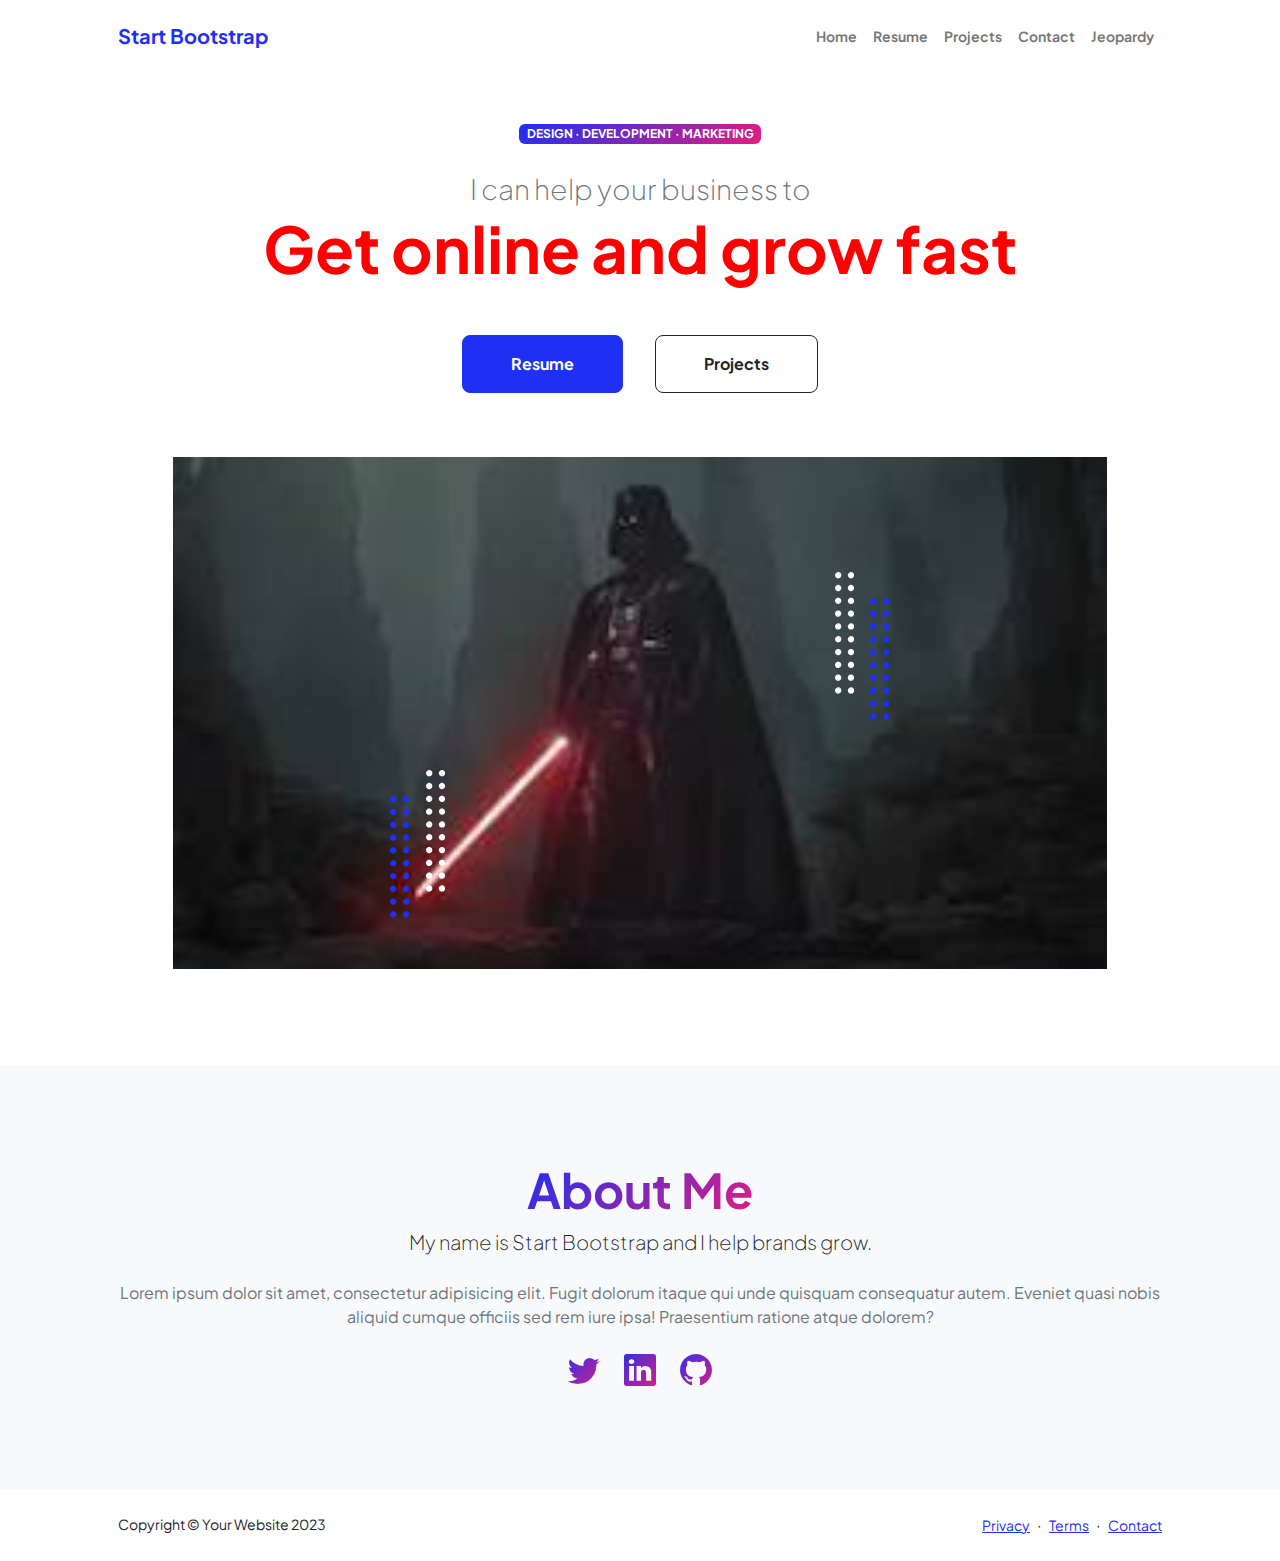
<file: index.html>
<!DOCTYPE html>
<html lang="en">
    <head>
        <meta charset="utf-8" />
        <meta name="viewport" content="width=device-width, initial-scale=1, shrink-to-fit=no" />
        <meta name="description" content="" />
        <meta name="author" content="" />
        <title>Personal - Start Bootstrap Theme</title>
        <!-- Favicon-->
        <link rel="icon" type="image/x-icon" href="assets/favicon.ico" />
        <!-- Custom Google font-->
        <link rel="preconnect" href="https://fonts.googleapis.com" />
        <link rel="preconnect" href="https://fonts.gstatic.com" crossorigin />
        <link href="https://fonts.googleapis.com/css2?family=Plus+Jakarta+Sans:wght@100;200;300;400;500;600;700;800;900&amp;display=swap" rel="stylesheet" />
        <!-- Bootstrap icons-->
        <link href="https://cdn.jsdelivr.net/npm/bootstrap-icons@1.8.1/font/bootstrap-icons.css" rel="stylesheet" />
        <!-- Core theme CSS (includes Bootstrap)-->
        <link href="css/styles.css" rel="stylesheet" />
        <link rel="stylesheet" href="css/mystyles.css">
    </head>
    <body class="d-flex flex-column h-100">
        <main class="flex-shrink-0">
            <!-- Navigation-->
            <nav class="navbar navbar-expand-lg navbar-light bg-white py-3">
                <div class="container px-5">
                    <a class="navbar-brand" href="index.html"><span class="fw-bolder text-primary">Start Bootstrap</span></a>
                    <button class="navbar-toggler" type="button" data-bs-toggle="collapse" data-bs-target="#navbarSupportedContent" aria-controls="navbarSupportedContent" aria-expanded="false" aria-label="Toggle navigation"><span class="navbar-toggler-icon"></span></button>
                    <div class="collapse navbar-collapse" id="navbarSupportedContent">
                        <ul class="navbar-nav ms-auto mb-2 mb-lg-0 small fw-bolder">
                            <li class="nav-item"><a class="nav-link" href="index.html">Home</a></li>
                            <li class="nav-item"><a class="nav-link" href="resume.html">Resume</a></li>
                            <li class="nav-item"><a class="nav-link" href="projects.html">Projects</a></li>
                            <li class="nav-item"><a class="nav-link" href="contact.html">Contact</a></li>
                        <li class="nav-item"><a class="nav-link" href="ai.html">Jeopardy</a></li>
                        </ul>
                    </div>
                </div>
            </nav>
            <!-- Header-->
            <header class="py-5">
                <div class="container px-5 pb-5">
                    <div class="row gx-5 align-items-center">
                        <div class="col-xxl-5">
                            <!-- Header text content-->
                            <div class="text-center text-xxl-start">
                                <div class="badge bg-gradient-primary-to-secondary text-white mb-4"><div class="text-uppercase">Design &middot; Development &middot; Marketing</div></div>
                                <div class="fs-3 fw-light text-muted">I can help your business to</div>
                                <h1 class="display-3 fw-bolder mb-5"><span class="red-header d-inline">Get online and grow fast</span></h1>
                                <div class="d-grid gap-3 d-sm-flex justify-content-sm-center justify-content-xxl-start mb-3">
                                    <a class="btn btn-primary btn-lg px-5 py-3 me-sm-3 fs-6 fw-bolder" href="resume.html">Resume</a>
                                    <a class="btn btn-outline-dark btn-lg px-5 py-3 fs-6 fw-bolder" href="projects.html">Projects</a>
                                </div>
                            </div>
                        </div>
                        <div class="col-xxl-7">
                            <!-- Header profile picture-->
                            <div class="d-flex justify-content-center mt-5 mt-xxl-0">
                                <div class="profile bg-gradient-primary-to-secondary">
                                    <!-- TIP: For best results, use a photo with a transparent background like the demo example below-->
                                    <!-- Watch a tutorial on how to do this on YouTube (link)-->
                                    <img class="profile-img" src="assets/DARTH.jpeg" alt="..." />
                                    <div class="dots-1">
                                        <!-- SVG Dots-->
                                        <svg version="1.1" xmlns="http://www.w3.org/2000/svg" xmlns:xlink="http://www.w3.org/1999/xlink" x="0px" y="0px" viewBox="0 0 191.6 1215.4" style="enable-background: new 0 0 191.6 1215.4" xml:space="preserve">
                                            <g transform="translate(0.000000,1280.000000) scale(0.100000,-0.100000)">
                                                <path d="M227.7,12788.6c-105-35-200-141-222-248c-43-206,163-412,369-369c155,32,275,190,260,339c-11,105-90,213-190,262        C383.7,12801.6,289.7,12808.6,227.7,12788.6z"></path>
                                                <path d="M1507.7,12788.6c-151-50-253-216-222-362c25-119,136-230,254-255c194-41,395,142,375,339c-11,105-90,213-190,262        C1663.7,12801.6,1569.7,12808.6,1507.7,12788.6z"></path>
                                                <path d="M227.7,11508.6c-105-35-200-141-222-248c-43-206,163-412,369-369c155,32,275,190,260,339c-11,105-90,213-190,262        C383.7,11521.6,289.7,11528.6,227.7,11508.6z"></path>
                                                <path d="M1507.7,11508.6c-151-50-253-216-222-362c25-119,136-230,254-255c194-41,395,142,375,339c-11,105-90,213-190,262        C1663.7,11521.6,1569.7,11528.6,1507.7,11508.6z"></path>
                                                <path d="M227.7,10228.6c-105-35-200-141-222-248c-43-206,163-412,369-369c155,32,275,190,260,339c-11,105-90,213-190,262        C383.7,10241.6,289.7,10248.6,227.7,10228.6z"></path>
                                                <path d="M1507.7,10228.6c-105-35-200-141-222-248c-43-206,163-412,369-369c155,32,275,190,260,339c-11,105-90,213-190,262        C1663.7,10241.6,1569.7,10248.6,1507.7,10228.6z"></path>
                                                <path d="M227.7,8948.6c-105-35-200-141-222-248c-43-206,163-412,369-369c155,32,275,190,260,339c-11,105-90,213-190,262        C383.7,8961.6,289.7,8968.6,227.7,8948.6z"></path>
                                                <path d="M1507.7,8948.6c-105-35-200-141-222-248c-43-206,163-412,369-369c155,32,275,190,260,339c-11,105-90,213-190,262        C1663.7,8961.6,1569.7,8968.6,1507.7,8948.6z"></path>
                                                <path d="M227.7,7668.6c-105-35-200-141-222-248c-43-206,163-412,369-369c155,32,275,190,260,339c-11,105-90,213-190,262        C383.7,7681.6,289.7,7688.6,227.7,7668.6z"></path>
                                                <path d="M1507.7,7668.6c-105-35-200-141-222-248c-43-206,163-412,369-369c155,32,275,190,260,339c-11,105-90,213-190,262        C1663.7,7681.6,1569.7,7688.6,1507.7,7668.6z"></path>
                                                <path d="M227.7,6388.6c-105-35-200-141-222-248c-43-206,163-412,369-369c155,32,275,190,260,339c-11,105-90,213-190,262        C383.7,6401.6,289.7,6408.6,227.7,6388.6z"></path>
                                                <path d="M1507.7,6388.6c-105-35-200-141-222-248c-43-206,163-412,369-369c155,32,275,190,260,339c-11,105-90,213-190,262        C1663.7,6401.6,1569.7,6408.6,1507.7,6388.6z"></path>
                                                <path d="M227.7,5108.6c-105-35-200-141-222-248c-43-206,163-412,369-369c155,32,275,190,260,339c-11,105-90,213-190,262        C383.7,5121.6,289.7,5128.6,227.7,5108.6z"></path>
                                                <path d="M1507.7,5108.6c-105-35-200-141-222-248c-43-206,163-412,369-369c155,32,275,190,260,339c-11,105-90,213-190,262        C1663.7,5121.6,1569.7,5128.6,1507.7,5108.6z"></path>
                                                <path d="M227.7,3828.6c-105-35-200-141-222-248c-43-206,163-412,369-369c155,32,275,190,260,339c-11,105-90,213-190,262        C383.7,3841.6,289.7,3848.6,227.7,3828.6z"></path>
                                                <path d="M1507.7,3828.6c-105-35-200-141-222-248c-43-206,163-412,369-369c155,32,275,190,260,339c-11,105-90,213-190,262        C1663.7,3841.6,1569.7,3848.6,1507.7,3828.6z"></path>
                                                <path d="M227.7,2548.6c-105-35-200-141-222-248c-43-206,163-412,369-369c155,32,275,190,260,339c-11,105-90,213-190,262        C383.7,2561.6,289.7,2568.6,227.7,2548.6z"></path>
                                                <path d="M1507.7,2548.6c-105-35-200-141-222-248c-43-206,163-412,369-369c155,32,275,190,260,339c-11,105-90,213-190,262        C1663.7,2561.6,1569.7,2568.6,1507.7,2548.6z"></path>
                                                <path d="M227.7,1268.6c-105-35-200-141-222-248c-43-206,163-412,369-369c155,32,275,190,260,339c-11,105-90,213-190,262        C383.7,1281.6,289.7,1288.6,227.7,1268.6z"></path>
                                                <path d="M1507.7,1268.6c-105-35-200-141-222-248c-43-206,163-412,369-369c155,32,275,190,260,339c-11,105-90,213-190,262        C1663.7,1281.6,1569.7,1288.6,1507.7,1268.6z"></path>
                                            </g>
                                        </svg>
                                        <!-- END of SVG dots-->
                                    </div>
                                    <div class="dots-2">
                                        <!-- SVG Dots-->
                                        <svg version="1.1" xmlns="http://www.w3.org/2000/svg" xmlns:xlink="http://www.w3.org/1999/xlink" x="0px" y="0px" viewBox="0 0 191.6 1215.4" style="enable-background: new 0 0 191.6 1215.4" xml:space="preserve">
                                            <g transform="translate(0.000000,1280.000000) scale(0.100000,-0.100000)">
                                                <path d="M227.7,12788.6c-105-35-200-141-222-248c-43-206,163-412,369-369c155,32,275,190,260,339c-11,105-90,213-190,262        C383.7,12801.6,289.7,12808.6,227.7,12788.6z"></path>
                                                <path d="M1507.7,12788.6c-151-50-253-216-222-362c25-119,136-230,254-255c194-41,395,142,375,339c-11,105-90,213-190,262        C1663.7,12801.6,1569.7,12808.6,1507.7,12788.6z"></path>
                                                <path d="M227.7,11508.6c-105-35-200-141-222-248c-43-206,163-412,369-369c155,32,275,190,260,339c-11,105-90,213-190,262        C383.7,11521.6,289.7,11528.6,227.7,11508.6z"></path>
                                                <path d="M1507.7,11508.6c-151-50-253-216-222-362c25-119,136-230,254-255c194-41,395,142,375,339c-11,105-90,213-190,262        C1663.7,11521.6,1569.7,11528.6,1507.7,11508.6z"></path>
                                                <path d="M227.7,10228.6c-105-35-200-141-222-248c-43-206,163-412,369-369c155,32,275,190,260,339c-11,105-90,213-190,262        C383.7,10241.6,289.7,10248.6,227.7,10228.6z"></path>
                                                <path d="M1507.7,10228.6c-105-35-200-141-222-248c-43-206,163-412,369-369c155,32,275,190,260,339c-11,105-90,213-190,262        C1663.7,10241.6,1569.7,10248.6,1507.7,10228.6z"></path>
                                                <path d="M227.7,8948.6c-105-35-200-141-222-248c-43-206,163-412,369-369c155,32,275,190,260,339c-11,105-90,213-190,262        C383.7,8961.6,289.7,8968.6,227.7,8948.6z"></path>
                                                <path d="M1507.7,8948.6c-105-35-200-141-222-248c-43-206,163-412,369-369c155,32,275,190,260,339c-11,105-90,213-190,262        C1663.7,8961.6,1569.7,8968.6,1507.7,8948.6z"></path>
                                                <path d="M227.7,7668.6c-105-35-200-141-222-248c-43-206,163-412,369-369c155,32,275,190,260,339c-11,105-90,213-190,262        C383.7,7681.6,289.7,7688.6,227.7,7668.6z"></path>
                                                <path d="M1507.7,7668.6c-105-35-200-141-222-248c-43-206,163-412,369-369c155,32,275,190,260,339c-11,105-90,213-190,262        C1663.7,7681.6,1569.7,7688.6,1507.7,7668.6z"></path>
                                                <path d="M227.7,6388.6c-105-35-200-141-222-248c-43-206,163-412,369-369c155,32,275,190,260,339c-11,105-90,213-190,262        C383.7,6401.6,289.7,6408.6,227.7,6388.6z"></path>
                                                <path d="M1507.7,6388.6c-105-35-200-141-222-248c-43-206,163-412,369-369c155,32,275,190,260,339c-11,105-90,213-190,262        C1663.7,6401.6,1569.7,6408.6,1507.7,6388.6z"></path>
                                                <path d="M227.7,5108.6c-105-35-200-141-222-248c-43-206,163-412,369-369c155,32,275,190,260,339c-11,105-90,213-190,262        C383.7,5121.6,289.7,5128.6,227.7,5108.6z"></path>
                                                <path d="M1507.7,5108.6c-105-35-200-141-222-248c-43-206,163-412,369-369c155,32,275,190,260,339c-11,105-90,213-190,262        C1663.7,5121.6,1569.7,5128.6,1507.7,5108.6z"></path>
                                                <path d="M227.7,3828.6c-105-35-200-141-222-248c-43-206,163-412,369-369c155,32,275,190,260,339c-11,105-90,213-190,262        C383.7,3841.6,289.7,3848.6,227.7,3828.6z"></path>
                                                <path d="M1507.7,3828.6c-105-35-200-141-222-248c-43-206,163-412,369-369c155,32,275,190,260,339c-11,105-90,213-190,262        C1663.7,3841.6,1569.7,3848.6,1507.7,3828.6z"></path>
                                                <path d="M227.7,2548.6c-105-35-200-141-222-248c-43-206,163-412,369-369c155,32,275,190,260,339c-11,105-90,213-190,262        C383.7,2561.6,289.7,2568.6,227.7,2548.6z"></path>
                                                <path d="M1507.7,2548.6c-105-35-200-141-222-248c-43-206,163-412,369-369c155,32,275,190,260,339c-11,105-90,213-190,262        C1663.7,2561.6,1569.7,2568.6,1507.7,2548.6z"></path>
                                                <path d="M227.7,1268.6c-105-35-200-141-222-248c-43-206,163-412,369-369c155,32,275,190,260,339c-11,105-90,213-190,262        C383.7,1281.6,289.7,1288.6,227.7,1268.6z"></path>
                                                <path d="M1507.7,1268.6c-105-35-200-141-222-248c-43-206,163-412,369-369c155,32,275,190,260,339c-11,105-90,213-190,262        C1663.7,1281.6,1569.7,1288.6,1507.7,1268.6z"></path>
                                            </g>
                                        </svg>
                                        <!-- END of SVG dots-->
                                    </div>
                                    <div class="dots-3">
                                        <!-- SVG Dots-->
                                        <svg version="1.1" xmlns="http://www.w3.org/2000/svg" xmlns:xlink="http://www.w3.org/1999/xlink" x="0px" y="0px" viewBox="0 0 191.6 1215.4" style="enable-background: new 0 0 191.6 1215.4" xml:space="preserve">
                                            <g transform="translate(0.000000,1280.000000) scale(0.100000,-0.100000)">
                                                <path d="M227.7,12788.6c-105-35-200-141-222-248c-43-206,163-412,369-369c155,32,275,190,260,339c-11,105-90,213-190,262        C383.7,12801.6,289.7,12808.6,227.7,12788.6z"></path>
                                                <path d="M1507.7,12788.6c-151-50-253-216-222-362c25-119,136-230,254-255c194-41,395,142,375,339c-11,105-90,213-190,262        C1663.7,12801.6,1569.7,12808.6,1507.7,12788.6z"></path>
                                                <path d="M227.7,11508.6c-105-35-200-141-222-248c-43-206,163-412,369-369c155,32,275,190,260,339c-11,105-90,213-190,262        C383.7,11521.6,289.7,11528.6,227.7,11508.6z"></path>
                                                <path d="M1507.7,11508.6c-151-50-253-216-222-362c25-119,136-230,254-255c194-41,395,142,375,339c-11,105-90,213-190,262        C1663.7,11521.6,1569.7,11528.6,1507.7,11508.6z"></path>
                                                <path d="M227.7,10228.6c-105-35-200-141-222-248c-43-206,163-412,369-369c155,32,275,190,260,339c-11,105-90,213-190,262        C383.7,10241.6,289.7,10248.6,227.7,10228.6z"></path>
                                                <path d="M1507.7,10228.6c-105-35-200-141-222-248c-43-206,163-412,369-369c155,32,275,190,260,339c-11,105-90,213-190,262        C1663.7,10241.6,1569.7,10248.6,1507.7,10228.6z"></path>
                                                <path d="M227.7,8948.6c-105-35-200-141-222-248c-43-206,163-412,369-369c155,32,275,190,260,339c-11,105-90,213-190,262        C383.7,8961.6,289.7,8968.6,227.7,8948.6z"></path>
                                                <path d="M1507.7,8948.6c-105-35-200-141-222-248c-43-206,163-412,369-369c155,32,275,190,260,339c-11,105-90,213-190,262        C1663.7,8961.6,1569.7,8968.6,1507.7,8948.6z"></path>
                                                <path d="M227.7,7668.6c-105-35-200-141-222-248c-43-206,163-412,369-369c155,32,275,190,260,339c-11,105-90,213-190,262        C383.7,7681.6,289.7,7688.6,227.7,7668.6z"></path>
                                                <path d="M1507.7,7668.6c-105-35-200-141-222-248c-43-206,163-412,369-369c155,32,275,190,260,339c-11,105-90,213-190,262        C1663.7,7681.6,1569.7,7688.6,1507.7,7668.6z"></path>
                                                <path d="M227.7,6388.6c-105-35-200-141-222-248c-43-206,163-412,369-369c155,32,275,190,260,339c-11,105-90,213-190,262        C383.7,6401.6,289.7,6408.6,227.7,6388.6z"></path>
                                                <path d="M1507.7,6388.6c-105-35-200-141-222-248c-43-206,163-412,369-369c155,32,275,190,260,339c-11,105-90,213-190,262        C1663.7,6401.6,1569.7,6408.6,1507.7,6388.6z"></path>
                                                <path d="M227.7,5108.6c-105-35-200-141-222-248c-43-206,163-412,369-369c155,32,275,190,260,339c-11,105-90,213-190,262        C383.7,5121.6,289.7,5128.6,227.7,5108.6z"></path>
                                                <path d="M1507.7,5108.6c-105-35-200-141-222-248c-43-206,163-412,369-369c155,32,275,190,260,339c-11,105-90,213-190,262        C1663.7,5121.6,1569.7,5128.6,1507.7,5108.6z"></path>
                                                <path d="M227.7,3828.6c-105-35-200-141-222-248c-43-206,163-412,369-369c155,32,275,190,260,339c-11,105-90,213-190,262        C383.7,3841.6,289.7,3848.6,227.7,3828.6z"></path>
                                                <path d="M1507.7,3828.6c-105-35-200-141-222-248c-43-206,163-412,369-369c155,32,275,190,260,339c-11,105-90,213-190,262        C1663.7,3841.6,1569.7,3848.6,1507.7,3828.6z"></path>
                                                <path d="M227.7,2548.6c-105-35-200-141-222-248c-43-206,163-412,369-369c155,32,275,190,260,339c-11,105-90,213-190,262        C383.7,2561.6,289.7,2568.6,227.7,2548.6z"></path>
                                                <path d="M1507.7,2548.6c-105-35-200-141-222-248c-43-206,163-412,369-369c155,32,275,190,260,339c-11,105-90,213-190,262        C1663.7,2561.6,1569.7,2568.6,1507.7,2548.6z"></path>
                                                <path d="M227.7,1268.6c-105-35-200-141-222-248c-43-206,163-412,369-369c155,32,275,190,260,339c-11,105-90,213-190,262        C383.7,1281.6,289.7,1288.6,227.7,1268.6z"></path>
                                                <path d="M1507.7,1268.6c-105-35-200-141-222-248c-43-206,163-412,369-369c155,32,275,190,260,339c-11,105-90,213-190,262        C1663.7,1281.6,1569.7,1288.6,1507.7,1268.6z"></path>
                                            </g>
                                        </svg>
                                        <!-- END of SVG dots-->
                                    </div>
                                    <div class="dots-4">
                                        <!-- SVG Dots-->
                                        <svg version="1.1" xmlns="http://www.w3.org/2000/svg" xmlns:xlink="http://www.w3.org/1999/xlink" x="0px" y="0px" viewBox="0 0 191.6 1215.4" style="enable-background: new 0 0 191.6 1215.4" xml:space="preserve">
                                            <g transform="translate(0.000000,1280.000000) scale(0.100000,-0.100000)">
                                                <path d="M227.7,12788.6c-105-35-200-141-222-248c-43-206,163-412,369-369c155,32,275,190,260,339c-11,105-90,213-190,262        C383.7,12801.6,289.7,12808.6,227.7,12788.6z"></path>
                                                <path d="M1507.7,12788.6c-151-50-253-216-222-362c25-119,136-230,254-255c194-41,395,142,375,339c-11,105-90,213-190,262        C1663.7,12801.6,1569.7,12808.6,1507.7,12788.6z"></path>
                                                <path d="M227.7,11508.6c-105-35-200-141-222-248c-43-206,163-412,369-369c155,32,275,190,260,339c-11,105-90,213-190,262        C383.7,11521.6,289.7,11528.6,227.7,11508.6z"></path>
                                                <path d="M1507.7,11508.6c-151-50-253-216-222-362c25-119,136-230,254-255c194-41,395,142,375,339c-11,105-90,213-190,262        C1663.7,11521.6,1569.7,11528.6,1507.7,11508.6z"></path>
                                                <path d="M227.7,10228.6c-105-35-200-141-222-248c-43-206,163-412,369-369c155,32,275,190,260,339c-11,105-90,213-190,262        C383.7,10241.6,289.7,10248.6,227.7,10228.6z"></path>
                                                <path d="M1507.7,10228.6c-105-35-200-141-222-248c-43-206,163-412,369-369c155,32,275,190,260,339c-11,105-90,213-190,262        C1663.7,10241.6,1569.7,10248.6,1507.7,10228.6z"></path>
                                                <path d="M227.7,8948.6c-105-35-200-141-222-248c-43-206,163-412,369-369c155,32,275,190,260,339c-11,105-90,213-190,262        C383.7,8961.6,289.7,8968.6,227.7,8948.6z"></path>
                                                <path d="M1507.7,8948.6c-105-35-200-141-222-248c-43-206,163-412,369-369c155,32,275,190,260,339c-11,105-90,213-190,262        C1663.7,8961.6,1569.7,8968.6,1507.7,8948.6z"></path>
                                                <path d="M227.7,7668.6c-105-35-200-141-222-248c-43-206,163-412,369-369c155,32,275,190,260,339c-11,105-90,213-190,262        C383.7,7681.6,289.7,7688.6,227.7,7668.6z"></path>
                                                <path d="M1507.7,7668.6c-105-35-200-141-222-248c-43-206,163-412,369-369c155,32,275,190,260,339c-11,105-90,213-190,262        C1663.7,7681.6,1569.7,7688.6,1507.7,7668.6z"></path>
                                                <path d="M227.7,6388.6c-105-35-200-141-222-248c-43-206,163-412,369-369c155,32,275,190,260,339c-11,105-90,213-190,262        C383.7,6401.6,289.7,6408.6,227.7,6388.6z"></path>
                                                <path d="M1507.7,6388.6c-105-35-200-141-222-248c-43-206,163-412,369-369c155,32,275,190,260,339c-11,105-90,213-190,262        C1663.7,6401.6,1569.7,6408.6,1507.7,6388.6z"></path>
                                                <path d="M227.7,5108.6c-105-35-200-141-222-248c-43-206,163-412,369-369c155,32,275,190,260,339c-11,105-90,213-190,262        C383.7,5121.6,289.7,5128.6,227.7,5108.6z"></path>
                                                <path d="M1507.7,5108.6c-105-35-200-141-222-248c-43-206,163-412,369-369c155,32,275,190,260,339c-11,105-90,213-190,262        C1663.7,5121.6,1569.7,5128.6,1507.7,5108.6z"></path>
                                                <path d="M227.7,3828.6c-105-35-200-141-222-248c-43-206,163-412,369-369c155,32,275,190,260,339c-11,105-90,213-190,262        C383.7,3841.6,289.7,3848.6,227.7,3828.6z"></path>
                                                <path d="M1507.7,3828.6c-105-35-200-141-222-248c-43-206,163-412,369-369c155,32,275,190,260,339c-11,105-90,213-190,262        C1663.7,3841.6,1569.7,3848.6,1507.7,3828.6z"></path>
                                                <path d="M227.7,2548.6c-105-35-200-141-222-248c-43-206,163-412,369-369c155,32,275,190,260,339c-11,105-90,213-190,262        C383.7,2561.6,289.7,2568.6,227.7,2548.6z"></path>
                                                <path d="M1507.7,2548.6c-105-35-200-141-222-248c-43-206,163-412,369-369c155,32,275,190,260,339c-11,105-90,213-190,262        C1663.7,2561.6,1569.7,2568.6,1507.7,2548.6z"></path>
                                                <path d="M227.7,1268.6c-105-35-200-141-222-248c-43-206,163-412,369-369c155,32,275,190,260,339c-11,105-90,213-190,262        C383.7,1281.6,289.7,1288.6,227.7,1268.6z"></path>
                                                <path d="M1507.7,1268.6c-105-35-200-141-222-248c-43-206,163-412,369-369c155,32,275,190,260,339c-11,105-90,213-190,262        C1663.7,1281.6,1569.7,1288.6,1507.7,1268.6z"></path>
                                            </g>
                                        </svg>
                                        <!-- END of SVG dots-->
                                    </div>
                                </div>
                            </div>
                        </div>
                    </div>
                </div>
            </header>
            <!-- About Section-->
            <section class="bg-light py-5">
                <div class="container px-5">
                    <div class="row gx-5 justify-content-center">
                        <div class="col-xxl-8">
                            <div class="text-center my-5">
                                <h2 class="display-5 fw-bolder"><span class="text-gradient d-inline">About Me</span></h2>
                                <p class="lead fw-light mb-4">My name is Start Bootstrap and I help brands grow.</p>
                                <p class="text-muted">Lorem ipsum dolor sit amet, consectetur adipisicing elit. Fugit dolorum itaque qui unde quisquam consequatur autem. Eveniet quasi nobis aliquid cumque officiis sed rem iure ipsa! Praesentium ratione atque dolorem?</p>
                                <div class="d-flex justify-content-center fs-2 gap-4">
                                    <a class="text-gradient" href="#!"><i class="bi bi-twitter"></i></a>
                                    <a class="text-gradient" href="#!"><i class="bi bi-linkedin"></i></a>
                                    <a class="text-gradient" href="#!"><i class="bi bi-github"></i></a>
                                </div>
                            </div>
                        </div>
                    </div>
                </div>
            </section>
        </main>
        <!-- Footer-->
        <footer class="bg-white py-4 mt-auto">
            <div class="container px-5">
                <div class="row align-items-center justify-content-between flex-column flex-sm-row">
                    <div class="col-auto"><div class="small m-0">Copyright &copy; Your Website 2023</div></div>
                    <div class="col-auto">
                        <a class="small" href="#!">Privacy</a>
                        <span class="mx-1">&middot;</span>
                        <a class="small" href="#!">Terms</a>
                        <span class="mx-1">&middot;</span>
                        <a class="small" href="#!">Contact</a>
                    </div>
                </div>
            </div>
        </footer>
        <!-- Bootstrap core JS-->
        <script src="https://cdn.jsdelivr.net/npm/bootstrap@5.2.3/dist/js/bootstrap.bundle.min.js"></script>
        <!-- Core theme JS-->
        <script src="js/scripts.js"></script>
    </body>
</html>
</file>
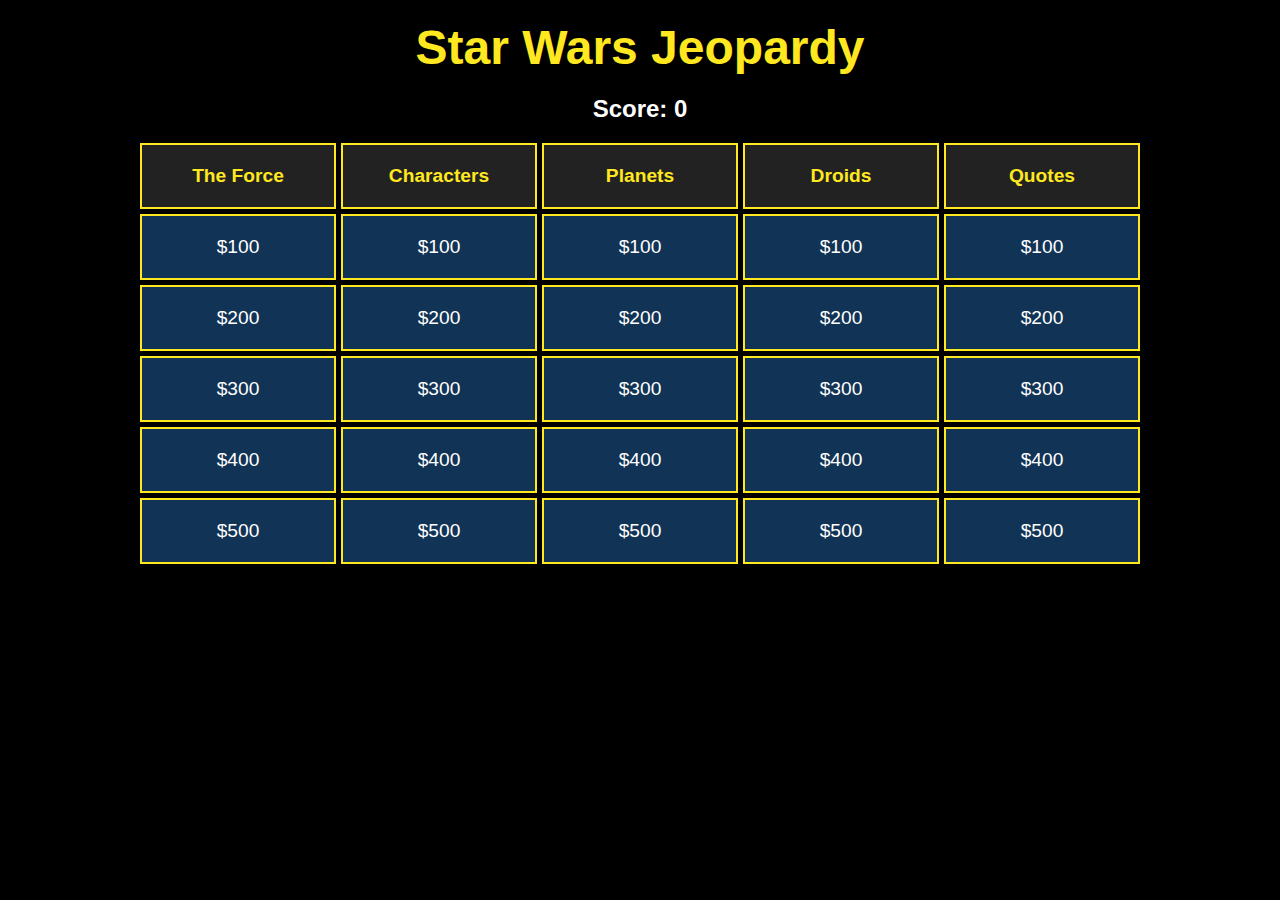
<file: ai.html>
<!DOCTYPE html>
<html lang="en">
<head>
  <meta charset="UTF-8" />
  <title>Star Wars Jeopardy</title>
  <link rel="stylesheet" href="css/ai.css" />
</head>
<body>
  <h1>Star Wars Jeopardy</h1>
  <h2>Score: <span id="score">0</span></h2>

  <div class="board" id="jeopardy-board"></div>

  <div class="modal" id="modal">
    <div class="modal-content">
      <p id="question-text">Question goes here</p>
      <input type="text" id="answer-input" placeholder="Your answer here..." />
      <br><br>
      <button class="btn" onclick="submitAnswer()">Submit</button>
      <button class="btn" onclick="closeModal()">Skip</button>
      <p id="feedback"></p>
    </div>
  </div>

  <script>
    const categories = ['The Force', 'Characters', 'Planets', 'Droids', 'Quotes'];
    const scoreDisplay = document.getElementById('score');
    let currentScore = 0;
    let currentAnswer = '';
    let currentValue = 0;

    const questions = {
      'The Force': [
        { q: 'What are the two sides of the Force?', a: 'Light and Dark' },
        { q: 'Who was the Chosen One said to bring balance to the Force?', a: 'Anakin Skywalker' },
        { q: 'What is the Jedi Code?', a: 'There is no emotion, there is peace' },
        { q: 'What do midi-chlorians measure?', a: 'Force sensitivity' },
        { q: 'Which Jedi Master said “Luminous beings are we, not this crude matter”?', a: 'Yoda' }
      ],
      'Characters': [
        { q: 'Who is Luke Skywalker’s father?', a: 'Darth Vader' },
        { q: 'Which bounty hunter captured Han Solo?', a: 'Boba Fett' },
        { q: 'What is the name of Yoda’s species?', a: 'Unknown' },
        { q: 'Who trained Obi-Wan Kenobi?', a: 'Qui-Gon Jinn' },
        { q: 'Which Sith Lord is known for the double-bladed lightsaber?', a: 'Darth Maul' }
      ],
      'Planets': [
        { q: 'What desert planet is Luke from?', a: 'Tatooine' },
        { q: 'Which planet was destroyed by the Death Star?', a: 'Alderaan' },
        { q: 'Where did the Ewoks live?', a: 'Endor' },
        { q: 'Where was the Jedi Temple located?', a: 'Coruscant' },
        { q: 'What is the icy planet from The Empire Strikes Back?', a: 'Hoth' }
      ],
      'Droids': [
        { q: 'Who says “I am C-3PO, human-cyborg relations”?', a: 'C-3PO' },
        { q: 'Which droid only speaks in beeps?', a: 'R2-D2' },
        { q: 'What type of droid is BB-8?', a: 'Astromech' },
        { q: 'Which droid was built by Anakin Skywalker?', a: 'C-3PO' },
        { q: 'Which assassin droid appears in The Mandalorian?', a: 'IG-11' }
      ],
      'Quotes': [
        { q: '“I am your father.” — Who said it?', a: 'Darth Vader' },
        { q: '“Help me, Obi-Wan Kenobi.” — Who said it?', a: 'Leia' },
        { q: '“Do or do not. There is no try.” — Who said it?', a: 'Yoda' },
        { q: '“I’ve got a bad feeling about this.” — Recurring quote in...?', a: 'Star Wars' },
        { q: '“It’s a trap!” — Who said it?', a: 'Admiral Ackbar' }
      ]
    };

    const board = document.getElementById('jeopardy-board');

    function buildBoard() {
      categories.forEach(category => {
        const cell = document.createElement('div');
        cell.className = 'category';
        cell.innerText = category;
        board.appendChild(cell);
      });

      for (let row = 0; row < 5; row++) {
        categories.forEach(category => {
          const cell = document.createElement('div');
          cell.className = 'cell';
          const value = (row + 1) * 100;
          cell.innerText = `$${value}`;
          cell.addEventListener('click', function handler() {
            const q = questions[category][row];
            if (q) {
              showModal(q.q, q.a, value);
              cell.innerText = '';
              cell.style.cursor = 'default';
              cell.removeEventListener('click', handler);
            }
          });
          board.appendChild(cell);
        });
      }
    }

    function showModal(question, answer, value) {
      currentAnswer = answer;
      currentValue = value;
      document.getElementById('question-text').innerText = question;
      document.getElementById('answer-input').value = '';
      document.getElementById('feedback').innerText = '';
      document.getElementById('modal').style.display = 'flex';
    }

    function closeModal() {
      document.getElementById('modal').style.display = 'none';
    }

    function submitAnswer() {
      const userAnswer = document.getElementById('answer-input').value.trim().toLowerCase();
      const correctAnswer = currentAnswer.trim().toLowerCase();
      const feedback = document.getElementById('feedback');

      if (userAnswer === correctAnswer) {
        currentScore += currentValue;
        feedback.innerText = '✅ Correct!';
      } else {
        feedback.innerText = `❌ Incorrect! Correct answer: ${currentAnswer}`;
      }

      scoreDisplay.innerText = currentScore;
      setTimeout(closeModal, 2000);
    }

    buildBoard();
  </script>
</body>
</html>
</file>
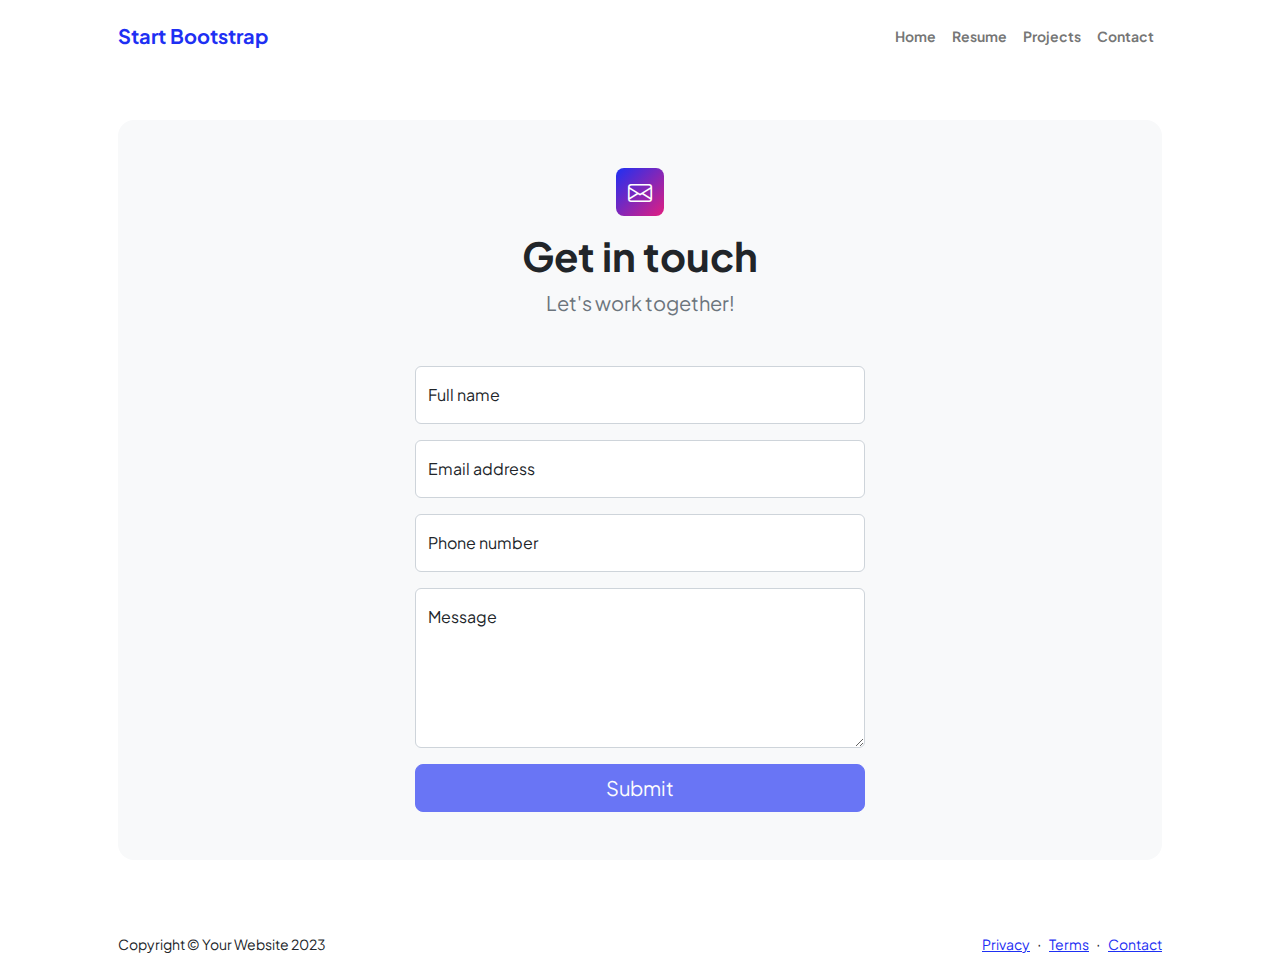
<file: contact.html>
<!DOCTYPE html>
<html lang="en">
    <head>
        <meta charset="utf-8" />
        <meta name="viewport" content="width=device-width, initial-scale=1, shrink-to-fit=no" />
        <meta name="description" content />
        <meta name="author" content />
        <title>Modern Business - Start Bootstrap Template</title>
        <!-- Favicon-->
        <link rel="icon" type="image/x-icon" href="assets/favicon.ico" />
        <!-- Custom Google font-->
        <link rel="preconnect" href="https://fonts.googleapis.com" />
        <link rel="preconnect" href="https://fonts.gstatic.com" crossorigin />
        <link href="https://fonts.googleapis.com/css2?family=Plus+Jakarta+Sans:wght@100;200;300;400;500;600;700;800;900&amp;display=swap" rel="stylesheet" />
        <!-- Bootstrap icons-->
        <link href="https://cdn.jsdelivr.net/npm/bootstrap-icons@1.8.1/font/bootstrap-icons.css" rel="stylesheet" />
        <!-- Core theme CSS (includes Bootstrap)-->
        <link href="css/styles.css" rel="stylesheet" />
    </head>
    <body class="d-flex flex-column">
        <main class="flex-shrink-0">
            <!-- Navigation-->
            <nav class="navbar navbar-expand-lg navbar-light bg-white py-3">
                <div class="container px-5">
                    <a class="navbar-brand" href="index.html"><span class="fw-bolder text-primary">Start Bootstrap</span></a>
                    <button class="navbar-toggler" type="button" data-bs-toggle="collapse" data-bs-target="#navbarSupportedContent" aria-controls="navbarSupportedContent" aria-expanded="false" aria-label="Toggle navigation"><span class="navbar-toggler-icon"></span></button>
                    <div class="collapse navbar-collapse" id="navbarSupportedContent">
                        <ul class="navbar-nav ms-auto mb-2 mb-lg-0 small fw-bolder">
                            <li class="nav-item"><a class="nav-link" href="index.html">Home</a></li>
                            <li class="nav-item"><a class="nav-link" href="resume.html">Resume</a></li>
                            <li class="nav-item"><a class="nav-link" href="projects.html">Projects</a></li>
                            <li class="nav-item"><a class="nav-link" href="contact.html">Contact</a></li>
                        </ul>
                    </div>
                </div>
            </nav>
            <!-- Page content-->
            <section class="py-5">
                <div class="container px-5">
                    <!-- Contact form-->
                    <div class="bg-light rounded-4 py-5 px-4 px-md-5">
                        <div class="text-center mb-5">
                            <div class="feature bg-primary bg-gradient-primary-to-secondary text-white rounded-3 mb-3"><i class="bi bi-envelope"></i></div>
                            <h1 class="fw-bolder">Get in touch</h1>
                            <p class="lead fw-normal text-muted mb-0">Let's work together!</p>
                        </div>
                        <div class="row gx-5 justify-content-center">
                            <div class="col-lg-8 col-xl-6">
                                <!-- * * * * * * * * * * * * * * *-->
                                <!-- * * SB Forms Contact Form * *-->
                                <!-- * * * * * * * * * * * * * * *-->
                                <!-- This form is pre-integrated with SB Forms.-->
                                <!-- To make this form functional, sign up at-->
                                <!-- https://startbootstrap.com/solution/contact-forms-->
                                <!-- to get an API token!-->
                                <form id="contactForm" data-sb-form-api-token="API_TOKEN">
                                    <!-- Name input-->
                                    <div class="form-floating mb-3">
                                        <input class="form-control" id="name" type="text" placeholder="Enter your name..." data-sb-validations="required" />
                                        <label for="name">Full name</label>
                                        <div class="invalid-feedback" data-sb-feedback="name:required">A name is required.</div>
                                    </div>
                                    <!-- Email address input-->
                                    <div class="form-floating mb-3">
                                        <input class="form-control" id="email" type="email" placeholder="name@example.com" data-sb-validations="required,email" />
                                        <label for="email">Email address</label>
                                        <div class="invalid-feedback" data-sb-feedback="email:required">An email is required.</div>
                                        <div class="invalid-feedback" data-sb-feedback="email:email">Email is not valid.</div>
                                    </div>
                                    <!-- Phone number input-->
                                    <div class="form-floating mb-3">
                                        <input class="form-control" id="phone" type="tel" placeholder="(123) 456-7890" data-sb-validations="required" />
                                        <label for="phone">Phone number</label>
                                        <div class="invalid-feedback" data-sb-feedback="phone:required">A phone number is required.</div>
                                    </div>
                                    <!-- Message input-->
                                    <div class="form-floating mb-3">
                                        <textarea class="form-control" id="message" type="text" placeholder="Enter your message here..." style="height: 10rem" data-sb-validations="required"></textarea>
                                        <label for="message">Message</label>
                                        <div class="invalid-feedback" data-sb-feedback="message:required">A message is required.</div>
                                    </div>
                                    <!-- Submit success message-->
                                    <!---->
                                    <!-- This is what your users will see when the form-->
                                    <!-- has successfully submitted-->
                                    <div class="d-none" id="submitSuccessMessage">
                                        <div class="text-center mb-3">
                                            <div class="fw-bolder">Form submission successful!</div>
                                            To activate this form, sign up at
                                            <br />
                                            <a href="https://startbootstrap.com/solution/contact-forms">https://startbootstrap.com/solution/contact-forms</a>
                                        </div>
                                    </div>
                                    <!-- Submit error message-->
                                    <!---->
                                    <!-- This is what your users will see when there is-->
                                    <!-- an error submitting the form-->
                                    <div class="d-none" id="submitErrorMessage"><div class="text-center text-danger mb-3">Error sending message!</div></div>
                                    <!-- Submit Button-->
                                    <div class="d-grid"><button class="btn btn-primary btn-lg disabled" id="submitButton" type="submit">Submit</button></div>
                                </form>
                            </div>
                        </div>
                    </div>
                </div>
            </section>
        </main>
        <!-- Footer-->
        <footer class="bg-white py-4 mt-auto">
            <div class="container px-5">
                <div class="row align-items-center justify-content-between flex-column flex-sm-row">
                    <div class="col-auto"><div class="small m-0">Copyright &copy; Your Website 2023</div></div>
                    <div class="col-auto">
                        <a class="small" href="#!">Privacy</a>
                        <span class="mx-1">&middot;</span>
                        <a class="small" href="#!">Terms</a>
                        <span class="mx-1">&middot;</span>
                        <a class="small" href="#!">Contact</a>
                    </div>
                </div>
            </div>
        </footer>
        <!-- Bootstrap core JS-->
        <script src="https://cdn.jsdelivr.net/npm/bootstrap@5.2.3/dist/js/bootstrap.bundle.min.js"></script>
        <!-- Core theme JS-->
        <script src="js/scripts.js"></script>
        <!-- * * * * * * * * * * * * * * * * * * * * * * * * * * * * * * * * * * * * * * * *-->
        <!-- * *                               SB Forms JS                               * *-->
        <!-- * * Activate your form at https://startbootstrap.com/solution/contact-forms * *-->
        <!-- * * * * * * * * * * * * * * * * * * * * * * * * * * * * * * * * * * * * * * * *-->
        <script src="https://cdn.startbootstrap.com/sb-forms-latest.js"></script>
    </body>
</html>
</file>
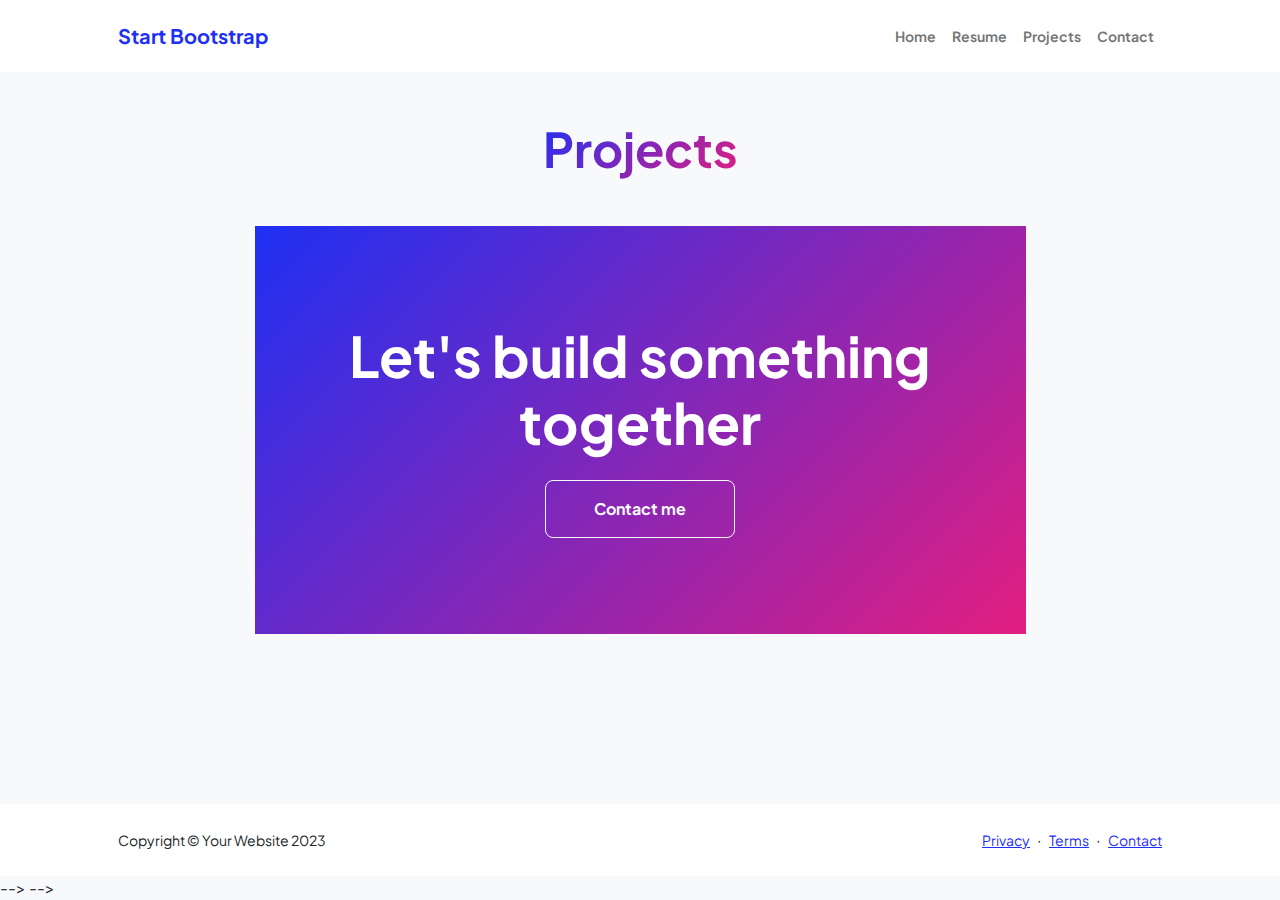
<file: projects.html>
<!DOCTYPE html>
<html lang="en">
    <head>
        <meta charset="utf-8" />
        <meta name="viewport" content="width=device-width, initial-scale=1, shrink-to-fit=no" />
        <meta name="description" content="" />
        <meta name="author" content="" />
        <title>Modern Business - Start Bootstrap Template</title>
        <!-- Favicon-->
        <link rel="icon" type="image/x-icon" href="assets/favicon.ico" />
        <!-- Custom Google font-->
        <link rel="preconnect" href="https://fonts.googleapis.com" />
        <link rel="preconnect" href="https://fonts.gstatic.com" crossorigin />
        <link href="https://fonts.googleapis.com/css2?family=Plus+Jakarta+Sans:wght@100;200;300;400;500;600;700;800;900&amp;display=swap" rel="stylesheet" />
        <!-- Bootstrap icons-->
        <link href="https://cdn.jsdelivr.net/npm/bootstrap-icons@1.8.1/font/bootstrap-icons.css" rel="stylesheet" />
        <!-- Core theme CSS (includes Bootstrap)-->
        <link href="css/styles.css" rel="stylesheet" />
    </head>
    <body class="d-flex flex-column h-100 bg-light">
        <main class="flex-shrink-0">
            <!-- Navigation-->
            <nav class="navbar navbar-expand-lg navbar-light bg-white py-3">
                <div class="container px-5">
                    <a class="navbar-brand" href="index.html"><span class="fw-bolder text-primary">Start Bootstrap</span></a>
                    <button class="navbar-toggler" type="button" data-bs-toggle="collapse" data-bs-target="#navbarSupportedContent" aria-controls="navbarSupportedContent" aria-expanded="false" aria-label="Toggle navigation"><span class="navbar-toggler-icon"></span></button>
                    <div class="collapse navbar-collapse" id="navbarSupportedContent">
                        <ul class="navbar-nav ms-auto mb-2 mb-lg-0 small fw-bolder">
                            <li class="nav-item"><a class="nav-link" href="index.html">Home</a></li>
                            <li class="nav-item"><a class="nav-link" href="resume.html">Resume</a></li>
                            <li class="nav-item"><a class="nav-link" href="projects.html">Projects</a></li>
                            <li class="nav-item"><a class="nav-link" href="contact.html">Contact</a></li>
                        </ul>
                    </div>
                </div>
            </nav>
            <!-- Projects Section-->
            <section class="py-5">
                <div class="container px-5 mb-5">
                    <div class="text-center mb-5">
                        <h1 class="display-5 fw-bolder mb-0"><span class="text-gradient d-inline">Projects</span></h1>
                    </div>
                    <div class="row gx-5 justify-content-center">
                        <div class="col-lg-11 col-xl-9 col-xxl-8">
                            <div class='tableauPlaceholder' id='viz1748979230505' style='position: relative'><noscript><a href='#'><img alt=' ' src='https:&#47;&#47;public.tableau.com&#47;static&#47;images&#47;St&#47;StarWars-ScreenTimeAnalysis&#47;StarWars&#47;1_rss.png' style='border: none' /></a></noscript><object class='tableauViz'  style='display:none;'><param name='host_url' value='https%3A%2F%2Fpublic.tableau.com%2F' /> <param name='embed_code_version' value='3' /> <param name='site_root' value='' /><param name='name' value='StarWars-ScreenTimeAnalysis&#47;StarWars' /><param name='tabs' value='no' /><param name='toolbar' value='yes' /><param name='static_image' value='https:&#47;&#47;public.tableau.com&#47;static&#47;images&#47;St&#47;StarWars-ScreenTimeAnalysis&#47;StarWars&#47;1.png' /> <param name='animate_transition' value='yes' /><param name='display_static_image' value='yes' /><param name='display_spinner' value='yes' /><param name='display_overlay' value='yes' /><param name='display_count' value='yes' /><param name='language' value='en-US' /></object></div>                <script type='text/javascript'>                    var divElement = document.getElementById('viz1748979230505');                    var vizElement = divElement.getElementsByTagName('object')[0];                    if ( divElement.offsetWidth > 800 ) { vizElement.style.width='1400px';vizElement.style.height='4027px';} else if ( divElement.offsetWidth > 500 ) { vizElement.style.width='1400px';vizElement.style.height='4027px';} else { vizElement.style.width='100%';vizElement.style.height='2527px';}                     var scriptElement = document.createElement('script');                    scriptElement.src = 'https://public.tableau.com/javascripts/api/viz_v1.js';                    vizElement.parentNode.insertBefore(scriptElement, vizElement);                </script>
                            <!-- Project Card 1-->
                            <!-- <div class="card overflow-hidden shadow rounded-4 border-0 mb-5">
                                <div class="card-body p-0">
                                    <div class="d-flex align-items-center">
                                        <div class="p-5">
                                            <h2 class="fw-bolder">Project Name 1</h2>
                                            <p>Lorem ipsum dolor sit amet consectetur adipisicing elit. Eius at enim eum illum aperiam placeat esse? Mollitia omnis minima saepe recusandae libero, iste ad asperiores! Explicabo commodi quo itaque! Ipsam!</p>
                                        </div>
                                        <img class="img-fluid" src="https://dummyimage.com/300x400/343a40/6c757d" alt="..." />
                                    </div>
                                </div>
                            </div>
                            <!-- Project Card 2-->
                           <!-- <div class="card overflow-hidden shadow rounded-4 border-0">
                                <div class="card-body p-0">
                                    <div class="d-flex align-items-center">
                                        <div class="p-5">
                                            <h2 class="fw-bolder">Project Name 2</h2>
                                            <p>Lorem ipsum dolor sit amet consectetur adipisicing elit. Eius at enim eum illum aperiam placeat esse? Mollitia omnis minima saepe recusandae libero, iste ad asperiores! Explicabo commodi quo itaque! Ipsam!</p>
                                        </div>
                                        <img class="img-fluid" src="https://dummyimage.com/300x400/343a40/6c757d" alt="..." />
                                    </div>
                                </div>
                            </div>
                        </div>
                    </div>
                </div>
            </section>
            <!-- Call to action section-->
            <section class="py-5 bg-gradient-primary-to-secondary text-white">
                <div class="container px-5 my-5">
                    <div class="text-center">
                        <h2 class="display-4 fw-bolder mb-4">Let's build something together</h2>
                        <a class="btn btn-outline-light btn-lg px-5 py-3 fs-6 fw-bolder" href="contact.html">Contact me</a>
                    </div>
                </div>
            </section>
        </main>
        <!-- Footer-->
        <footer class="bg-white py-4 mt-auto">
            <div class="container px-5">
                <div class="row align-items-center justify-content-between flex-column flex-sm-row">
                    <div class="col-auto"><div class="small m-0">Copyright &copy; Your Website 2023</div></div>
                    <div class="col-auto">
                        <a class="small" href="#!">Privacy</a>
                        <span class="mx-1">&middot;</span>
                        <a class="small" href="#!">Terms</a>
                        <span class="mx-1">&middot;</span>
                        <a class="small" href="#!">Contact</a>
                    </div>
                </div>
            </div>
        </footer>
        <!-- Bootstrap core JS-->
        <script src="https://cdn.jsdelivr.net/npm/bootstrap@5.2.3/dist/js/bootstrap.bundle.min.js"></script>
        <!-- Core theme JS-->
        <script src="js/scripts.js"></script>
    </body> 
</html> --> -->
</file>
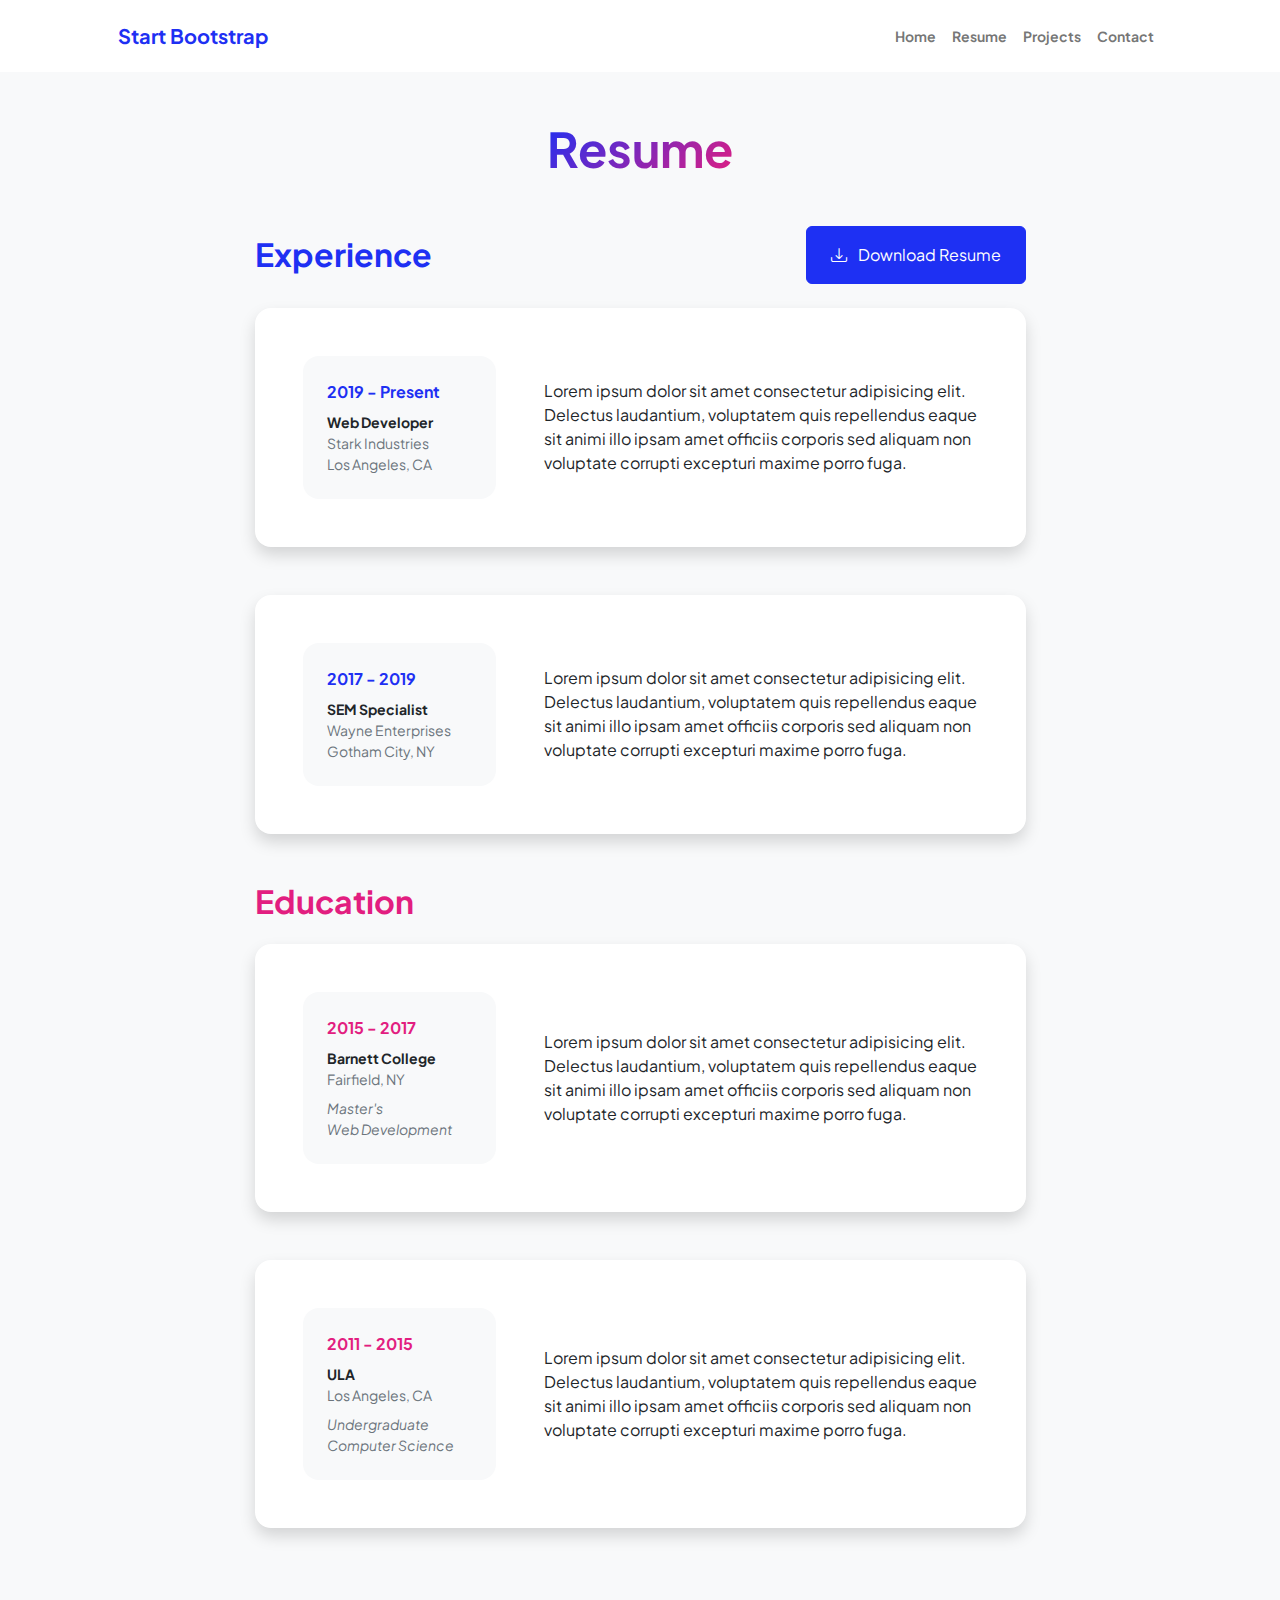
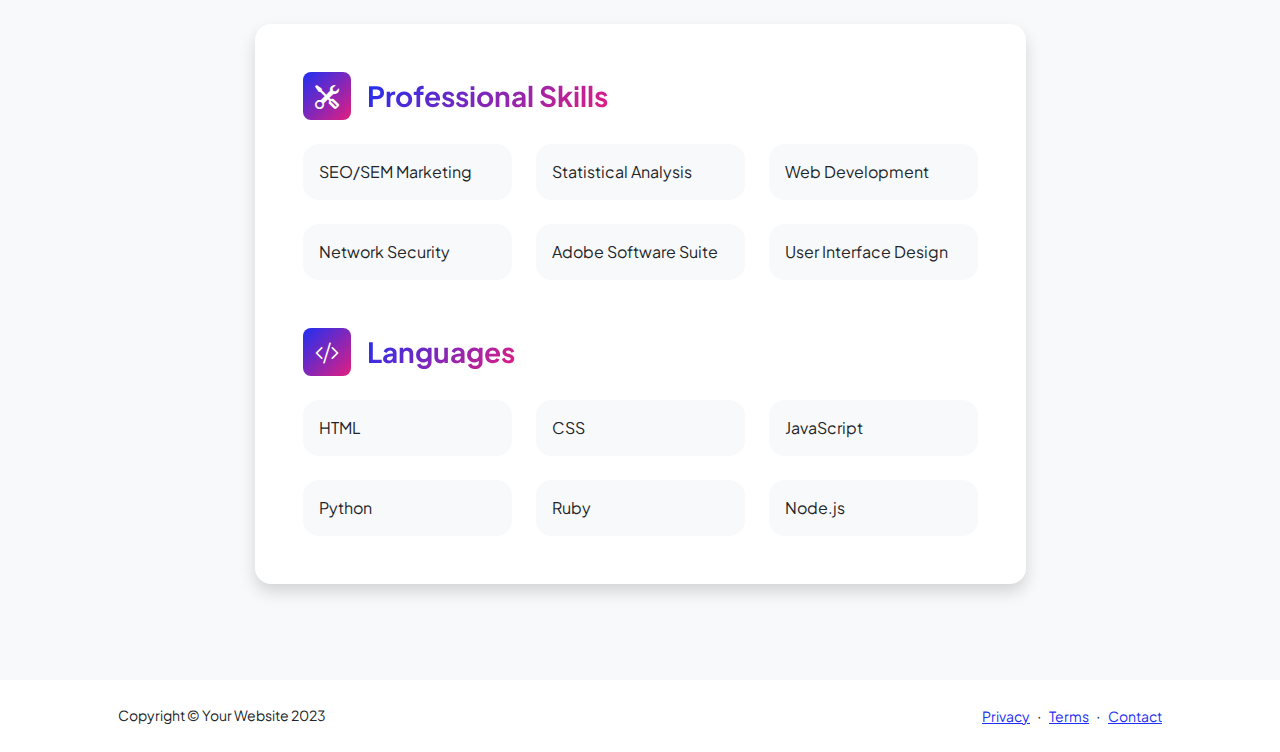
<file: resume.html>
<!DOCTYPE html>
<html lang="en">
    <head>
        <meta charset="utf-8" />
        <meta name="viewport" content="width=device-width, initial-scale=1, shrink-to-fit=no" />
        <meta name="description" content="" />
        <meta name="author" content="" />
        <title>Personal - Start Bootstrap Template</title>
        <!-- Favicon-->
        <link rel="icon" type="image/x-icon" href="assets/favicon.ico" />
        <!-- Custom Google font-->
        <link rel="preconnect" href="https://fonts.googleapis.com" />
        <link rel="preconnect" href="https://fonts.gstatic.com" crossorigin />
        <link href="https://fonts.googleapis.com/css2?family=Plus+Jakarta+Sans:wght@100;200;300;400;500;600;700;800;900&amp;display=swap" rel="stylesheet" />
        <!-- Bootstrap icons-->
        <link href="https://cdn.jsdelivr.net/npm/bootstrap-icons@1.8.1/font/bootstrap-icons.css" rel="stylesheet" />
        <!-- Core theme CSS (includes Bootstrap)-->
        <link href="css/styles.css" rel="stylesheet" />
    </head>
    <body class="d-flex flex-column h-100 bg-light">
        <main class="flex-shrink-0">
            <!-- Navigation-->
            <nav class="navbar navbar-expand-lg navbar-light bg-white py-3">
                <div class="container px-5">
                    <a class="navbar-brand" href="index.html"><span class="fw-bolder text-primary">Start Bootstrap</span></a>
                    <button class="navbar-toggler" type="button" data-bs-toggle="collapse" data-bs-target="#navbarSupportedContent" aria-controls="navbarSupportedContent" aria-expanded="false" aria-label="Toggle navigation"><span class="navbar-toggler-icon"></span></button>
                    <div class="collapse navbar-collapse" id="navbarSupportedContent">
                        <ul class="navbar-nav ms-auto mb-2 mb-lg-0 small fw-bolder">
                            <li class="nav-item"><a class="nav-link" href="index.html">Home</a></li>
                            <li class="nav-item"><a class="nav-link" href="resume.html">Resume</a></li>
                            <li class="nav-item"><a class="nav-link" href="projects.html">Projects</a></li>
                            <li class="nav-item"><a class="nav-link" href="contact.html">Contact</a></li>
                        </ul>
                    </div>
                </div>
            </nav>
            <!-- Page Content-->
            <div class="container px-5 my-5">
                <div class="text-center mb-5">
                    <h1 class="display-5 fw-bolder mb-0"><span class="text-gradient d-inline">Resume</span></h1>
                </div>
                <div class="row gx-5 justify-content-center">
                    <div class="col-lg-11 col-xl-9 col-xxl-8">
                        <!-- Experience Section-->
                        <section>
                            <div class="d-flex align-items-center justify-content-between mb-4">
                                <h2 class="text-primary fw-bolder mb-0">Experience</h2>
                                <!-- Download resume button-->
                                <!-- Note: Set the link href target to a PDF file within your project-->
                                <a class="btn btn-primary px-4 py-3" href="#!">
                                    <div class="d-inline-block bi bi-download me-2"></div>
                                    Download Resume
                                </a>
                            </div>
                            <!-- Experience Card 1-->
                            <div class="card shadow border-0 rounded-4 mb-5">
                                <div class="card-body p-5">
                                    <div class="row align-items-center gx-5">
                                        <div class="col text-center text-lg-start mb-4 mb-lg-0">
                                            <div class="bg-light p-4 rounded-4">
                                                <div class="text-primary fw-bolder mb-2">2019 - Present</div>
                                                <div class="small fw-bolder">Web Developer</div>
                                                <div class="small text-muted">Stark Industries</div>
                                                <div class="small text-muted">Los Angeles, CA</div>
                                            </div>
                                        </div>
                                        <div class="col-lg-8"><div>Lorem ipsum dolor sit amet consectetur adipisicing elit. Delectus laudantium, voluptatem quis repellendus eaque sit animi illo ipsam amet officiis corporis sed aliquam non voluptate corrupti excepturi maxime porro fuga.</div></div>
                                    </div>
                                </div>
                            </div>
                            <!-- Experience Card 2-->
                            <div class="card shadow border-0 rounded-4 mb-5">
                                <div class="card-body p-5">
                                    <div class="row align-items-center gx-5">
                                        <div class="col text-center text-lg-start mb-4 mb-lg-0">
                                            <div class="bg-light p-4 rounded-4">
                                                <div class="text-primary fw-bolder mb-2">2017 - 2019</div>
                                                <div class="small fw-bolder">SEM Specialist</div>
                                                <div class="small text-muted">Wayne Enterprises</div>
                                                <div class="small text-muted">Gotham City, NY</div>
                                            </div>
                                        </div>
                                        <div class="col-lg-8"><div>Lorem ipsum dolor sit amet consectetur adipisicing elit. Delectus laudantium, voluptatem quis repellendus eaque sit animi illo ipsam amet officiis corporis sed aliquam non voluptate corrupti excepturi maxime porro fuga.</div></div>
                                    </div>
                                </div>
                            </div>
                        </section>
                        <!-- Education Section-->
                        <section>
                            <h2 class="text-secondary fw-bolder mb-4">Education</h2>
                            <!-- Education Card 1-->
                            <div class="card shadow border-0 rounded-4 mb-5">
                                <div class="card-body p-5">
                                    <div class="row align-items-center gx-5">
                                        <div class="col text-center text-lg-start mb-4 mb-lg-0">
                                            <div class="bg-light p-4 rounded-4">
                                                <div class="text-secondary fw-bolder mb-2">2015 - 2017</div>
                                                <div class="mb-2">
                                                    <div class="small fw-bolder">Barnett College</div>
                                                    <div class="small text-muted">Fairfield, NY</div>
                                                </div>
                                                <div class="fst-italic">
                                                    <div class="small text-muted">Master's</div>
                                                    <div class="small text-muted">Web Development</div>
                                                </div>
                                            </div>
                                        </div>
                                        <div class="col-lg-8"><div>Lorem ipsum dolor sit amet consectetur adipisicing elit. Delectus laudantium, voluptatem quis repellendus eaque sit animi illo ipsam amet officiis corporis sed aliquam non voluptate corrupti excepturi maxime porro fuga.</div></div>
                                    </div>
                                </div>
                            </div>
                            <!-- Education Card 2-->
                            <div class="card shadow border-0 rounded-4 mb-5">
                                <div class="card-body p-5">
                                    <div class="row align-items-center gx-5">
                                        <div class="col text-center text-lg-start mb-4 mb-lg-0">
                                            <div class="bg-light p-4 rounded-4">
                                                <div class="text-secondary fw-bolder mb-2">2011 - 2015</div>
                                                <div class="mb-2">
                                                    <div class="small fw-bolder">ULA</div>
                                                    <div class="small text-muted">Los Angeles, CA</div>
                                                </div>
                                                <div class="fst-italic">
                                                    <div class="small text-muted">Undergraduate</div>
                                                    <div class="small text-muted">Computer Science</div>
                                                </div>
                                            </div>
                                        </div>
                                        <div class="col-lg-8"><div>Lorem ipsum dolor sit amet consectetur adipisicing elit. Delectus laudantium, voluptatem quis repellendus eaque sit animi illo ipsam amet officiis corporis sed aliquam non voluptate corrupti excepturi maxime porro fuga.</div></div>
                                    </div>
                                </div>
                            </div>
                        </section>
                        <!-- Divider-->
                        <div class="pb-5"></div>
                        <!-- Skills Section-->
                        <section>
                            <!-- Skillset Card-->
                            <div class="card shadow border-0 rounded-4 mb-5">
                                <div class="card-body p-5">
                                    <!-- Professional skills list-->
                                    <div class="mb-5">
                                        <div class="d-flex align-items-center mb-4">
                                            <div class="feature bg-primary bg-gradient-primary-to-secondary text-white rounded-3 me-3"><i class="bi bi-tools"></i></div>
                                            <h3 class="fw-bolder mb-0"><span class="text-gradient d-inline">Professional Skills</span></h3>
                                        </div>
                                        <div class="row row-cols-1 row-cols-md-3 mb-4">
                                            <div class="col mb-4 mb-md-0"><div class="d-flex align-items-center bg-light rounded-4 p-3 h-100">SEO/SEM Marketing</div></div>
                                            <div class="col mb-4 mb-md-0"><div class="d-flex align-items-center bg-light rounded-4 p-3 h-100">Statistical Analysis</div></div>
                                            <div class="col"><div class="d-flex align-items-center bg-light rounded-4 p-3 h-100">Web Development</div></div>
                                        </div>
                                        <div class="row row-cols-1 row-cols-md-3">
                                            <div class="col mb-4 mb-md-0"><div class="d-flex align-items-center bg-light rounded-4 p-3 h-100">Network Security</div></div>
                                            <div class="col mb-4 mb-md-0"><div class="d-flex align-items-center bg-light rounded-4 p-3 h-100">Adobe Software Suite</div></div>
                                            <div class="col"><div class="d-flex align-items-center bg-light rounded-4 p-3 h-100">User Interface Design</div></div>
                                        </div>
                                    </div>
                                    <!-- Languages list-->
                                    <div class="mb-0">
                                        <div class="d-flex align-items-center mb-4">
                                            <div class="feature bg-primary bg-gradient-primary-to-secondary text-white rounded-3 me-3"><i class="bi bi-code-slash"></i></div>
                                            <h3 class="fw-bolder mb-0"><span class="text-gradient d-inline">Languages</span></h3>
                                        </div>
                                        <div class="row row-cols-1 row-cols-md-3 mb-4">
                                            <div class="col mb-4 mb-md-0"><div class="d-flex align-items-center bg-light rounded-4 p-3 h-100">HTML</div></div>
                                            <div class="col mb-4 mb-md-0"><div class="d-flex align-items-center bg-light rounded-4 p-3 h-100">CSS</div></div>
                                            <div class="col"><div class="d-flex align-items-center bg-light rounded-4 p-3 h-100">JavaScript</div></div>
                                        </div>
                                        <div class="row row-cols-1 row-cols-md-3">
                                            <div class="col mb-4 mb-md-0"><div class="d-flex align-items-center bg-light rounded-4 p-3 h-100">Python</div></div>
                                            <div class="col mb-4 mb-md-0"><div class="d-flex align-items-center bg-light rounded-4 p-3 h-100">Ruby</div></div>
                                            <div class="col"><div class="d-flex align-items-center bg-light rounded-4 p-3 h-100">Node.js</div></div>
                                        </div>
                                    </div>
                                </div>
                            </div>
                        </section>
                    </div>
                </div>
            </div>
        </main>
        <!-- Footer-->
        <footer class="bg-white py-4 mt-auto">
            <div class="container px-5">
                <div class="row align-items-center justify-content-between flex-column flex-sm-row">
                    <div class="col-auto"><div class="small m-0">Copyright &copy; Your Website 2023</div></div>
                    <div class="col-auto">
                        <a class="small" href="#!">Privacy</a>
                        <span class="mx-1">&middot;</span>
                        <a class="small" href="#!">Terms</a>
                        <span class="mx-1">&middot;</span>
                        <a class="small" href="#!">Contact</a>
                    </div>
                </div>
            </div>
        </footer>
        <!-- Bootstrap core JS-->
        <script src="https://cdn.jsdelivr.net/npm/bootstrap@5.2.3/dist/js/bootstrap.bundle.min.js"></script>
        <!-- Core theme JS-->
        <script src="js/scripts.js"></script>
    </body>
</html>
</file>
<file: css/mystyles.css>
.red-header {
    color: red;
}
</file>
<file: css/ai.css>
body {
  font-family: 'Segoe UI', sans-serif;
  background: #000;
  color: #fff;
  margin: 0;
  padding: 0;
  text-align: center;
}

h1 {
  margin: 20px 0;
  font-size: 3em;
  color: #ffe81f;
}

.board {
  display: grid;
  grid-template-columns: repeat(5, 1fr);
  gap: 5px;
  max-width: 1000px;
  margin: auto;
}

.category, .cell {
  background-color: #113355;
  border: 2px solid #ffe81f;
  padding: 20px;
  font-size: 1.2em;
  cursor: pointer;
  user-select: none;
}

.category {
  background-color: #222;
  font-weight: bold;
  color: #ffe81f;
  cursor: default;
}

.cell:empty {
  background-color: #000;
  cursor: default;
}

.modal {
  display: none;
  position: fixed;
  z-index: 999;
  left: 0;
  top: 0;
  width: 100vw;
  height: 100vh;
  background-color: rgba(0, 0, 0, 0.85);
  justify-content: center;
  align-items: center;
}

.modal-content {
  background: #111;
  padding: 30px;
  border-radius: 10px;
  max-width: 700px;
  text-align: center;
  border: 2px solid #ffe81f;
}

.modal-content p {
  font-size: 1.5em;
  margin-bottom: 20px;
}

.btn {
  padding: 10px 20px;
  background: #ffe81f;
  border: none;
  font-size: 1em;
  cursor: pointer;
  color: #000;
}

.btn:hover {
  background: #ffcc00;
}
</file>
